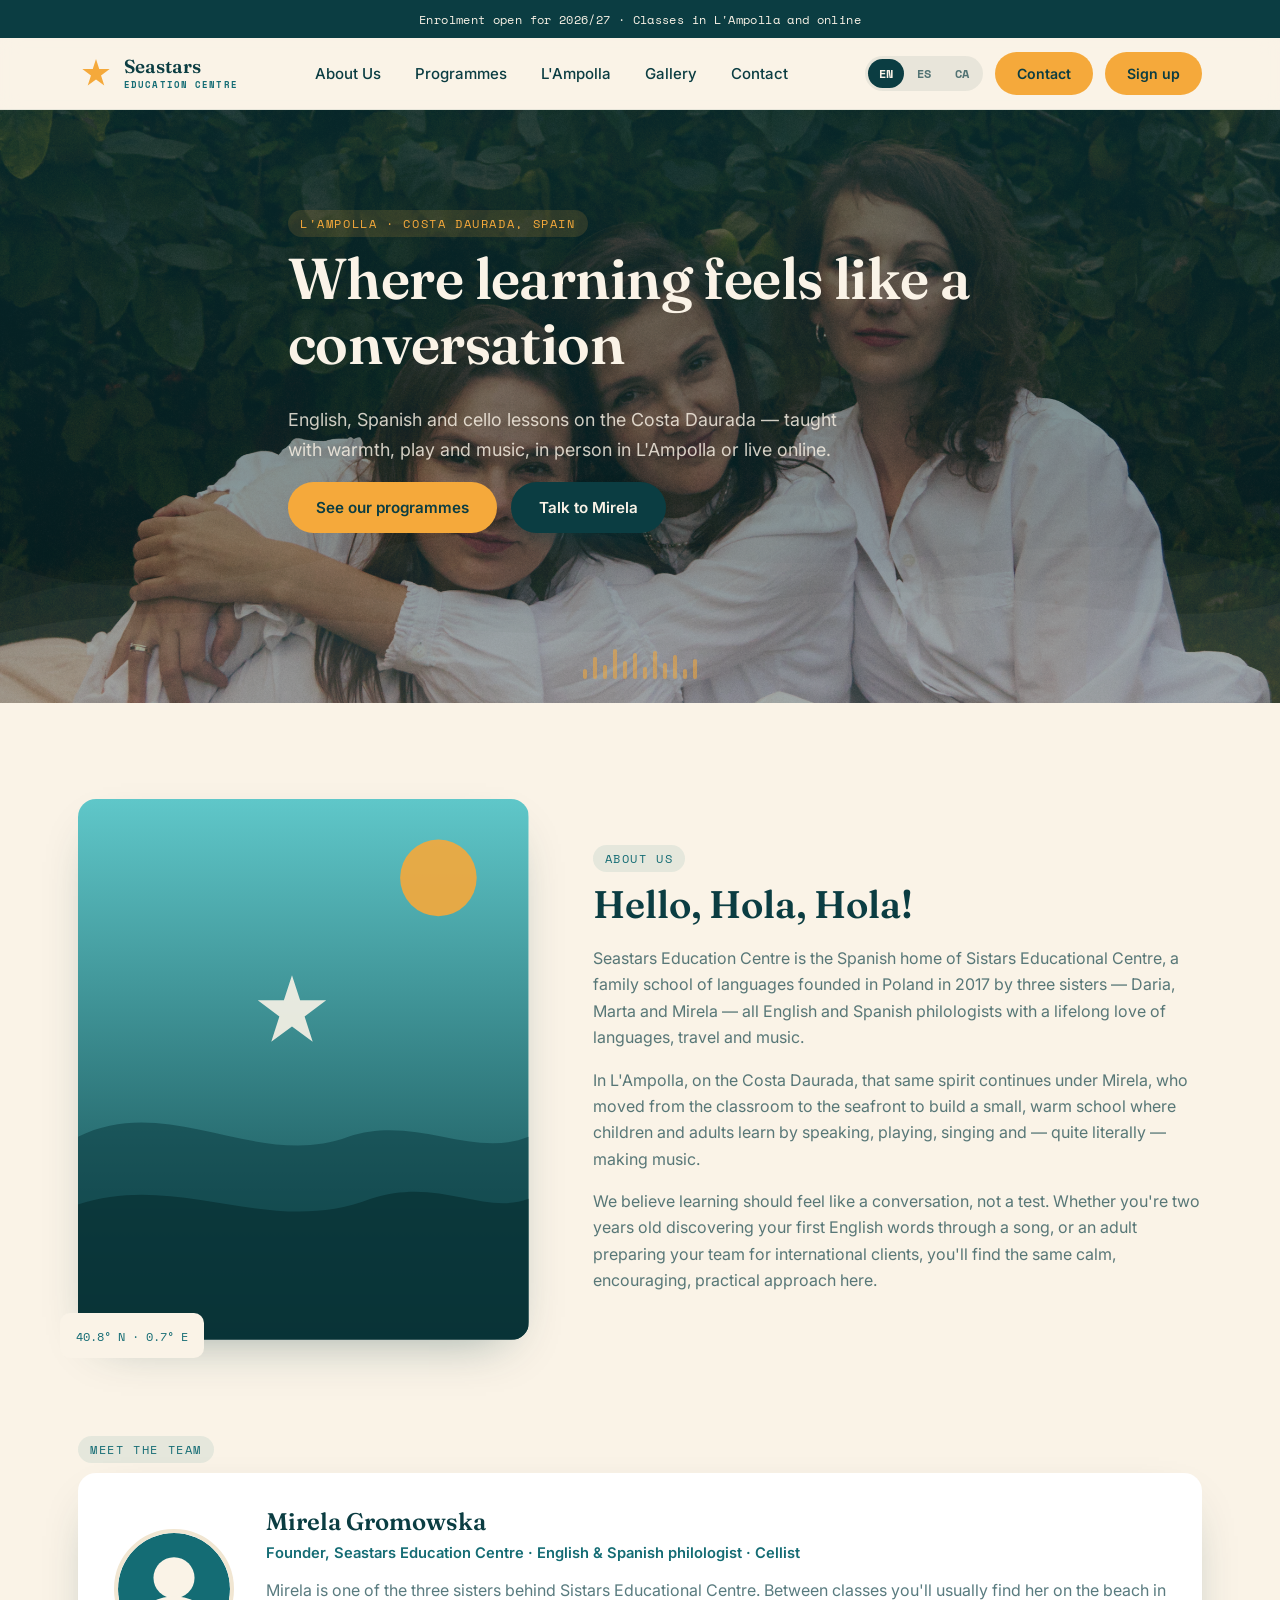
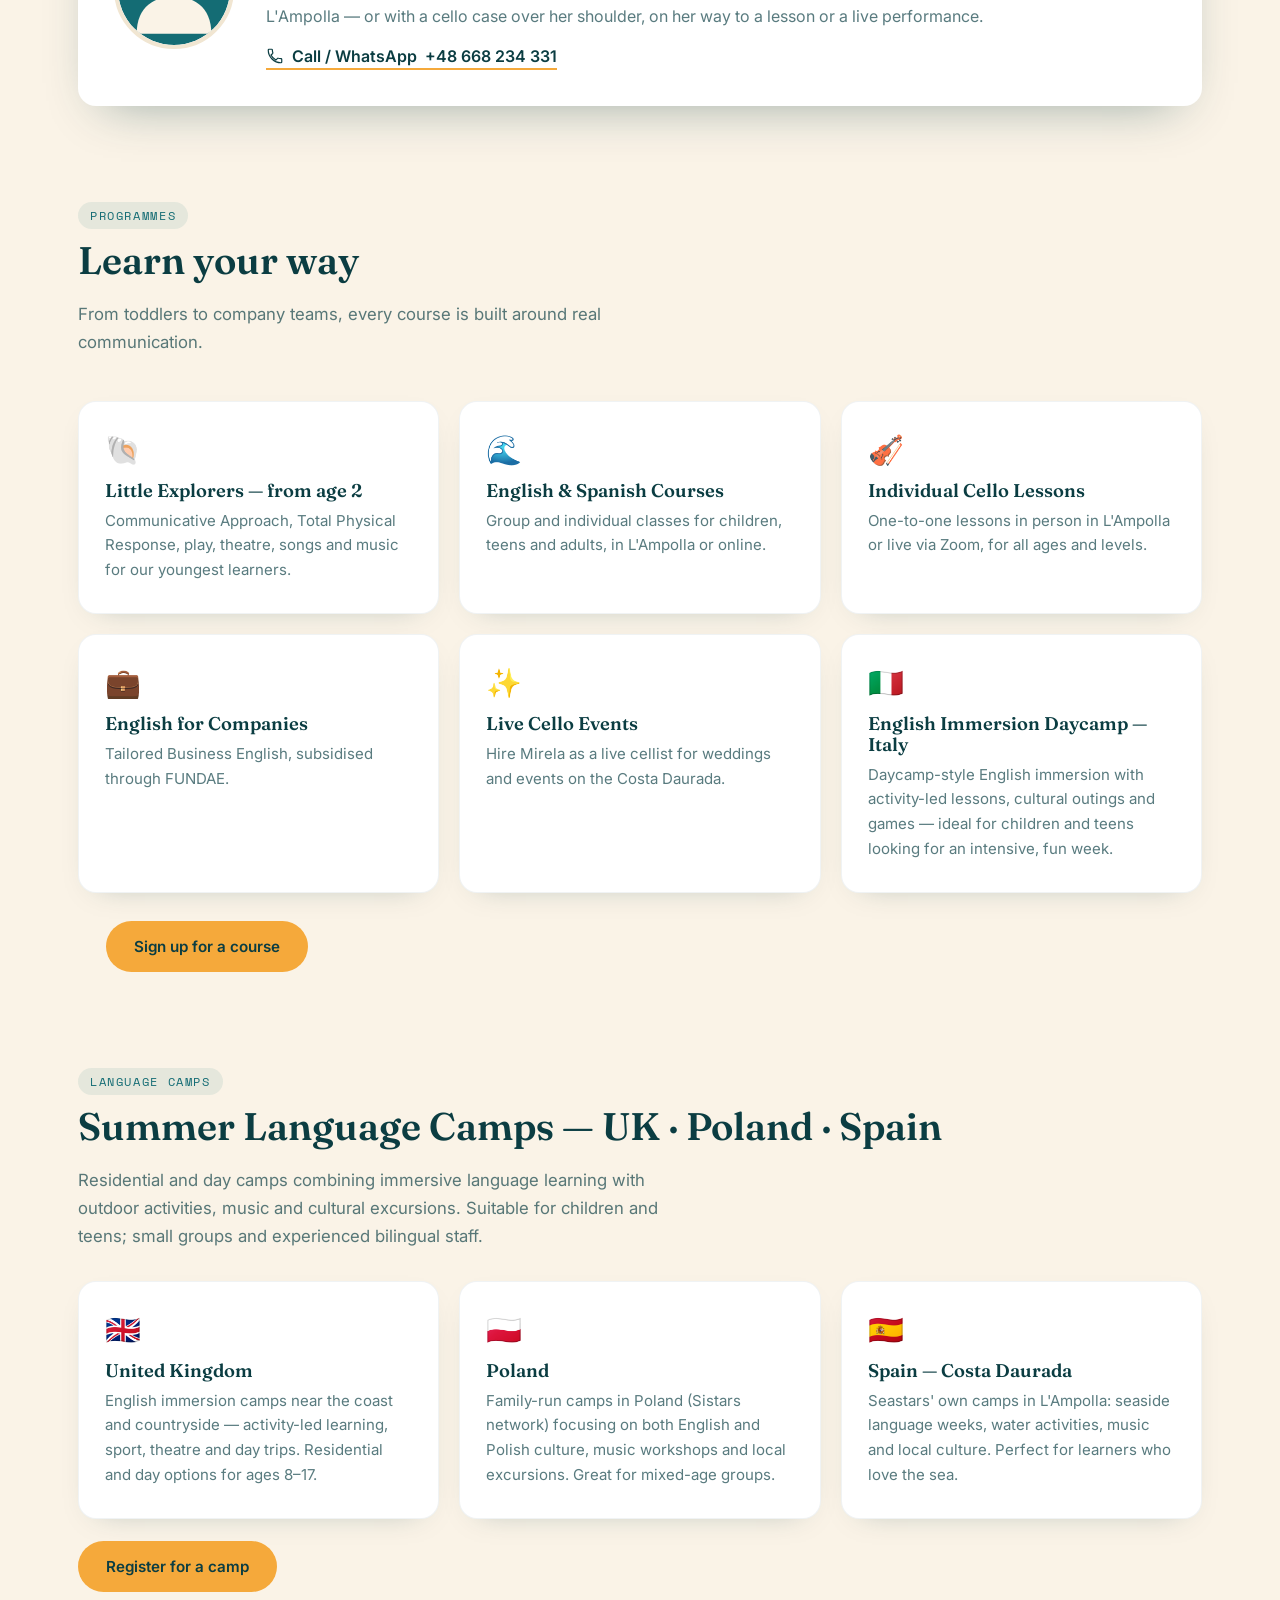
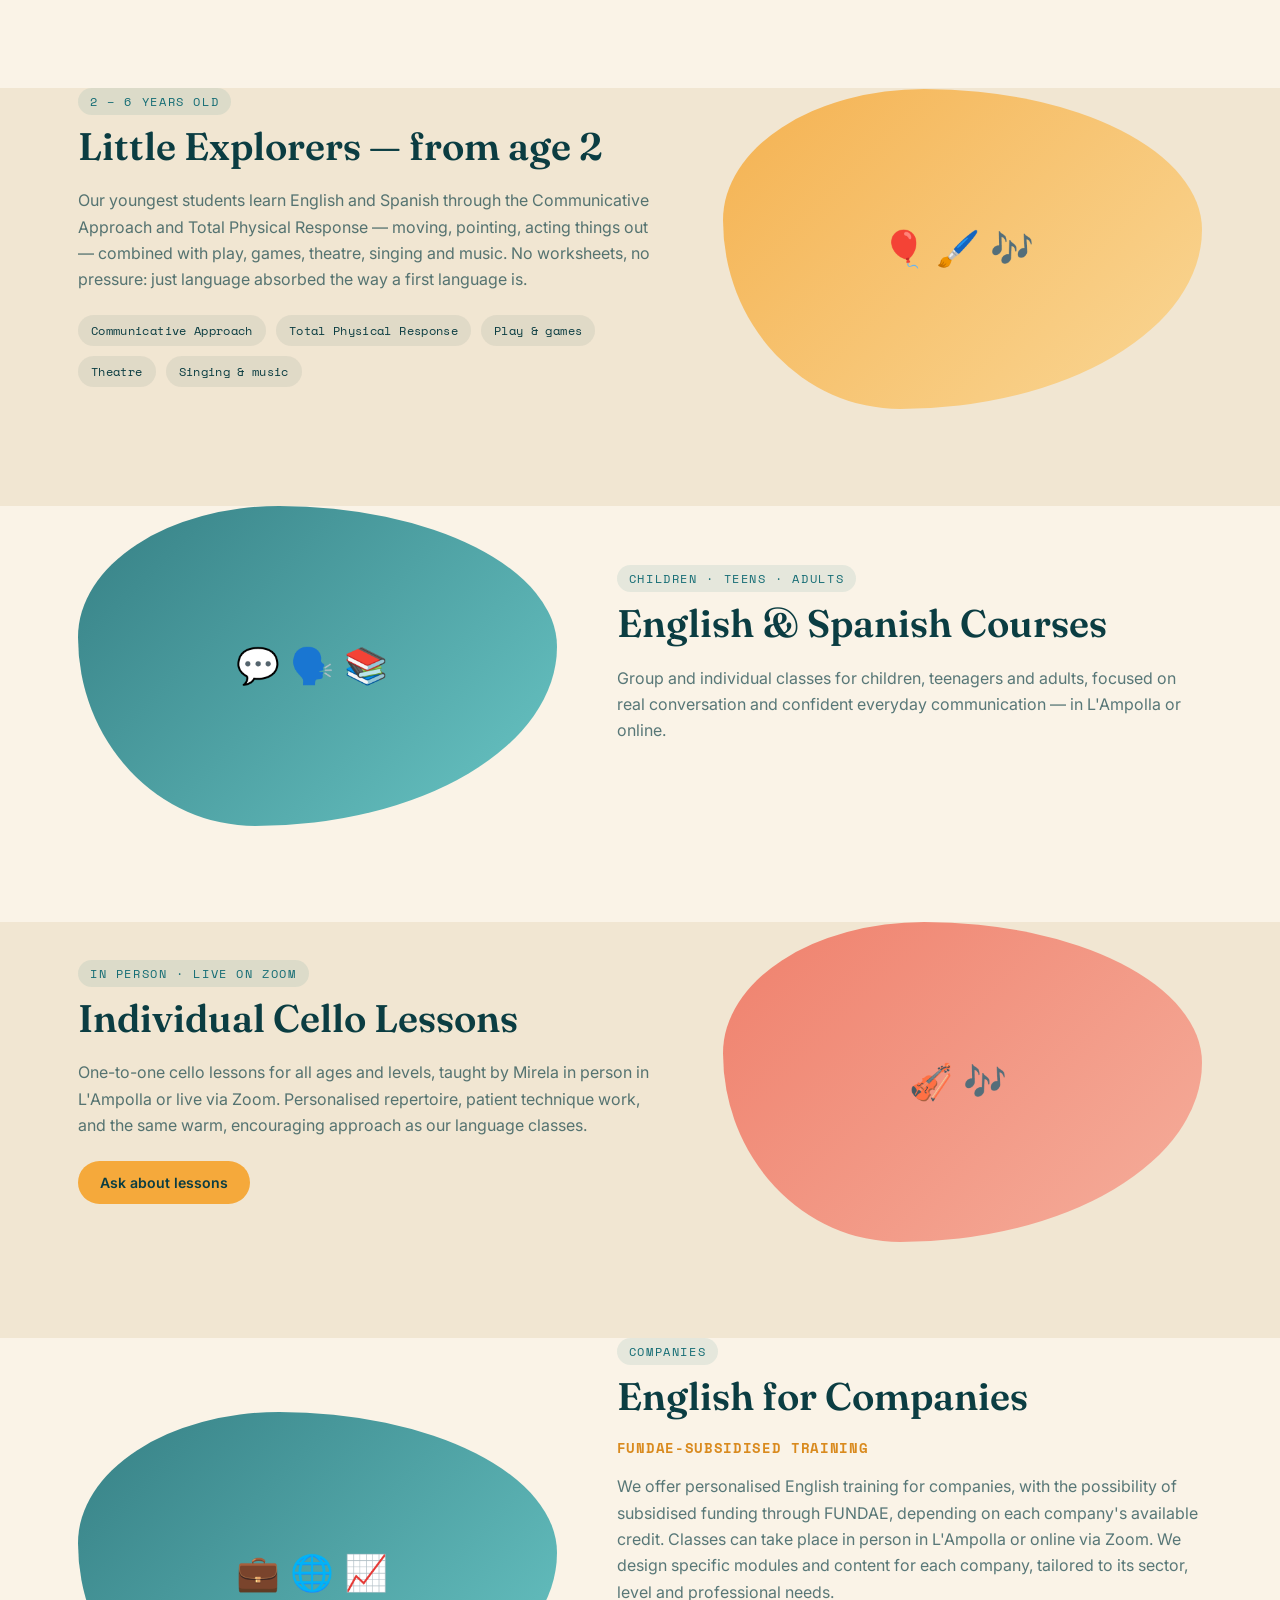
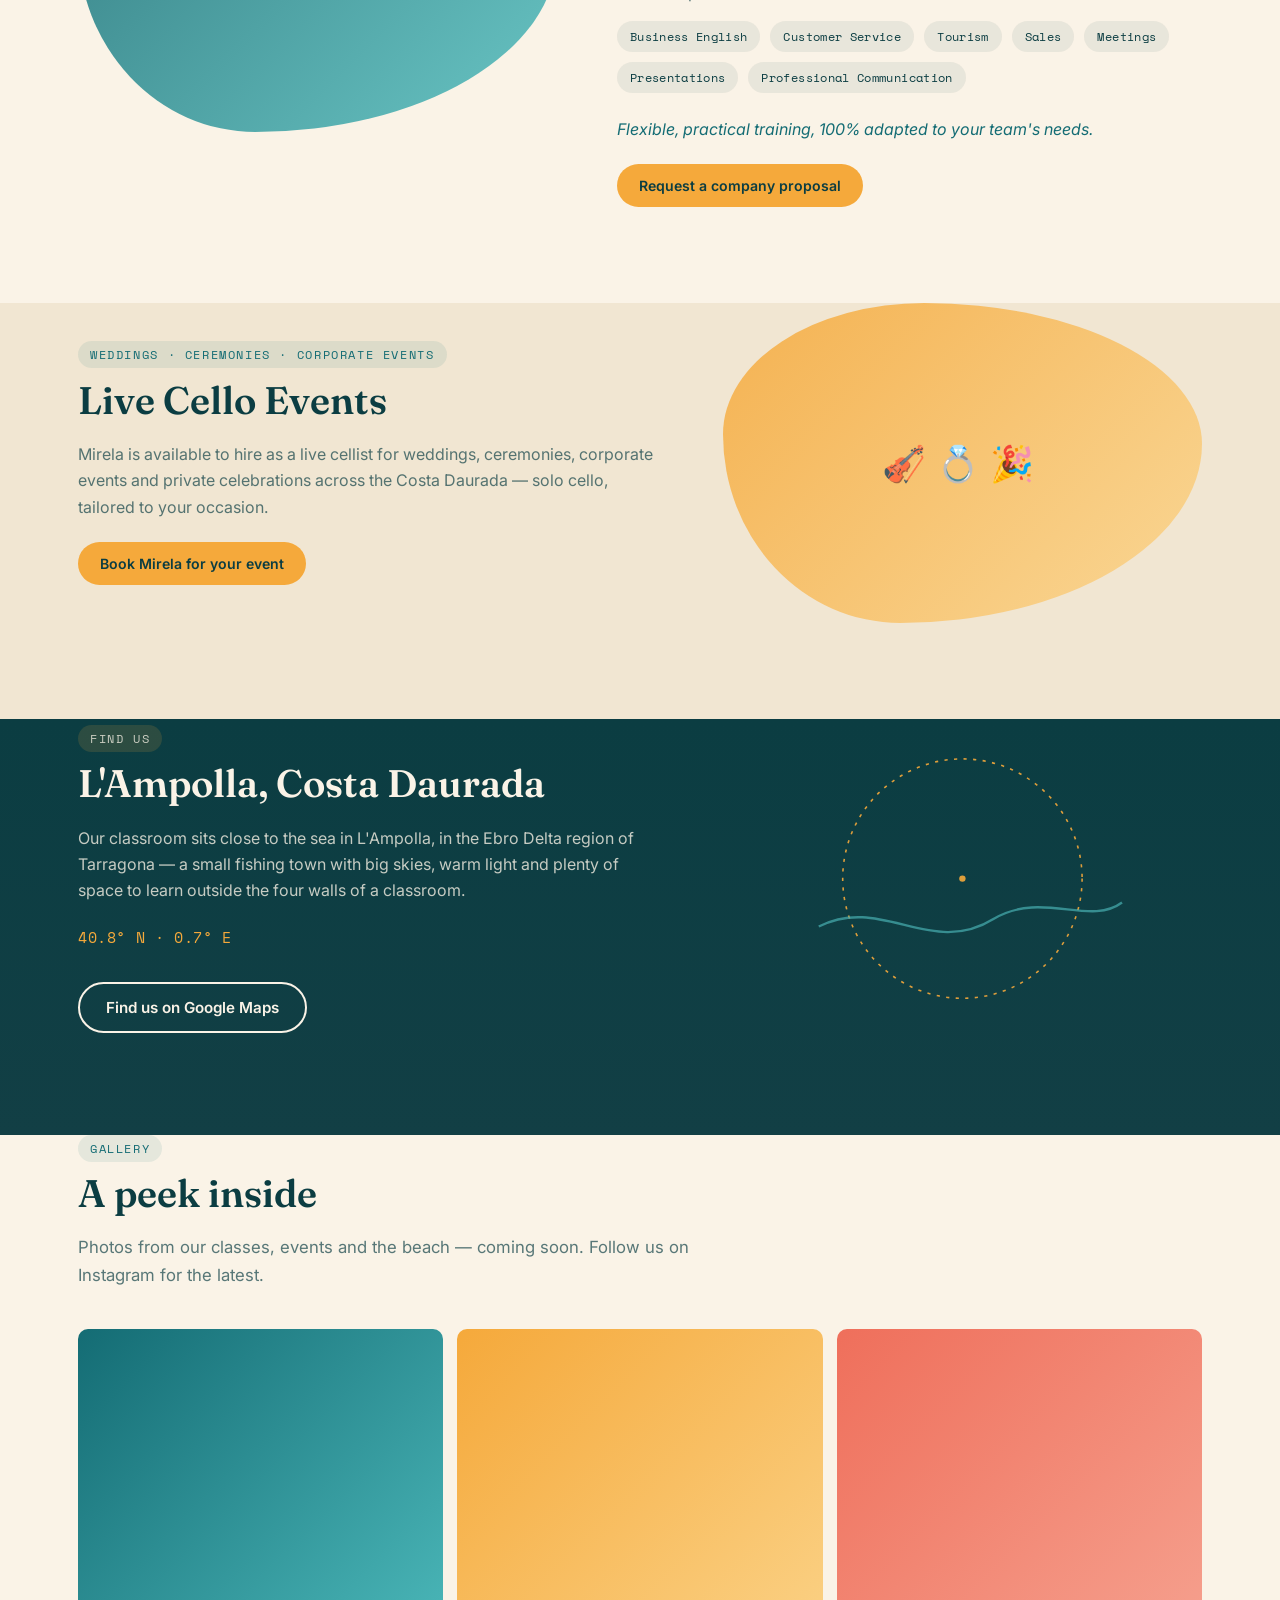
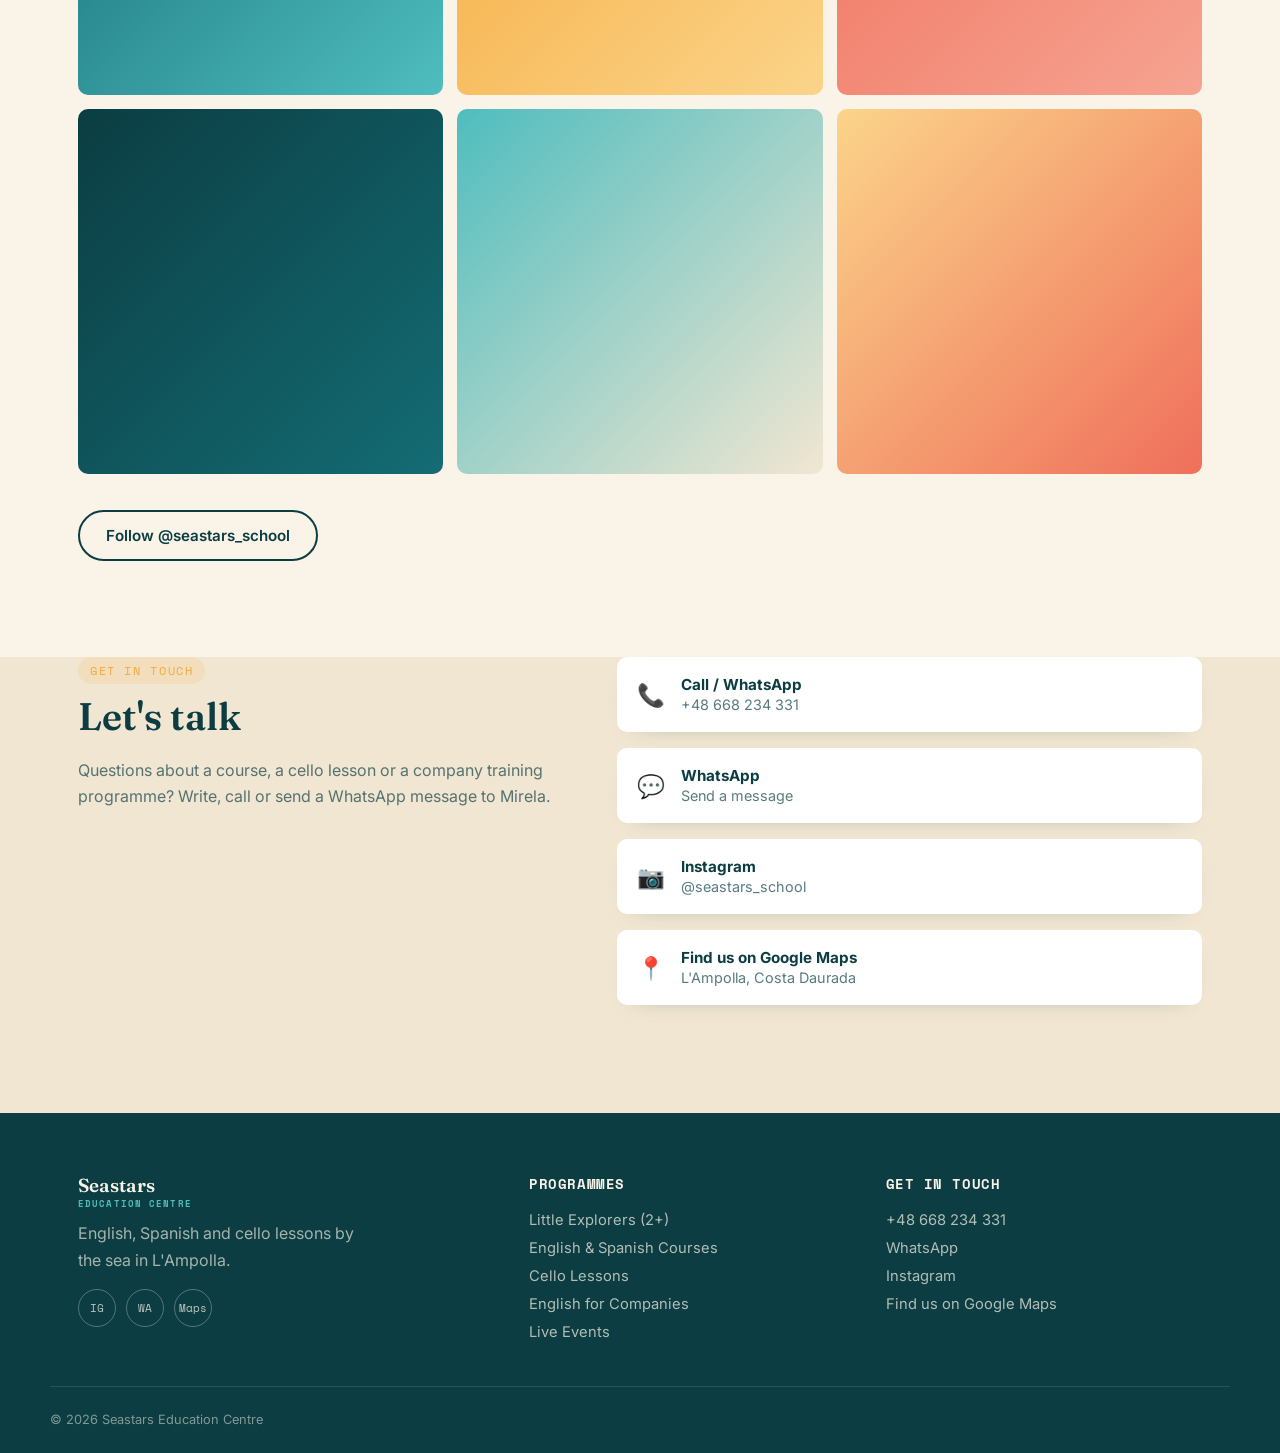
<file: index.html>
<!DOCTYPE html>
<html lang="es">
<head>
<meta charset="UTF-8">
<meta name="viewport" content="width=device-width, initial-scale=1.0">
<title>Seastars Education Centre — L'Ampolla</title>
<meta name="description" content="Seastars Education Centre — inglés, español y clases de violonchelo en L'Ampolla, Costa Daurada. English, Spanish and cello lessons by the sea.">

<link rel="icon" href="data:image/svg+xml,%3Csvg xmlns='http://www.w3.org/2000/svg' viewBox='0 0 100 100'%3E%3Crect width='100' height='100' rx='24' fill='%230B3D42'/%3E%3Cpath d='M50 18 L58 40 L82 40 L62 54 L70 78 L50 63 L30 78 L38 54 L18 40 L42 40 Z' fill='%23F5A93B'/%3E%3C/svg%3E">

<link rel="preconnect" href="https://fonts.googleapis.com">
<link rel="preconnect" href="https://fonts.gstatic.com" crossorigin>
<link href="https://fonts.googleapis.com/css2?family=Fraunces:ital,opsz,wght@0,9..144,400;0,9..144,500;0,9..144,600;1,9..144,500&family=Inter:wght@400;500;600;700&family=Space+Mono:wght@400;700&display=swap" rel="stylesheet">

<link rel="stylesheet" href="css/styles.css">
</head>
<body>

<a class="skip-link" href="#main">Skip to content</a>

<!-- ANNOUNCEMENT BAR -->
<div class="announce">
  <p data-i18n="announce.text">Matrícula abierta 2026/27 · Clases en L'Ampolla y online</p>
</div>

<!-- HEADER -->
<header class="site-header" id="site-header">
  <div class="wrap header-inner">
    <a href="#top" class="logo" aria-label="Seastars Education Centre — home">
      <svg class="logo-mark" viewBox="0 0 100 100" width="36" height="36" aria-hidden="true">
        <path d="M50 8 L59 36 L88 36 L64 54 L73 82 L50 65 L27 82 L36 54 L12 36 L41 36 Z"/>
      </svg>
      <span class="logo-word">Seastars<em>Education&nbsp;Centre</em></span>
    </a>

    <nav class="main-nav" id="main-nav" aria-label="Primary">
      <ul>
        <li><a href="#about" data-i18n="nav.about">About Us</a></li>
        <li class="has-dropdown">
          <a href="#offer" data-i18n="nav.offer">Programmes</a>
          <ul class="dropdown">
            <li><a href="#kids" data-i18n="nav.kids">Little Explorers (2+)</a></li>
            <li><a href="#general" data-i18n="nav.general">English &amp; Spanish Courses</a></li>
            <li><a href="#cello" data-i18n="nav.cello">Cello Lessons</a></li>
            <li><a href="#business" data-i18n="nav.business">English for Companies</a></li>
            <li><a href="#events" data-i18n="nav.events">Live Events</a></li>
          </ul>
        </li>
        <li><a href="#location" data-i18n="nav.location">L'Ampolla</a></li>
        <li><a href="#gallery" data-i18n="nav.gallery">Gallery</a></li>
        <li><a href="#contact" data-i18n="nav.contact">Contact</a></li>
      </ul>
    </nav>

    <div class="header-actions">
      <div class="lang-switch" role="group" aria-label="Language">
        <button type="button" class="lang-btn" data-lang="en">EN</button>
        <button type="button" class="lang-btn" data-lang="es">ES</button>
        <button type="button" class="lang-btn" data-lang="ca">CA</button>
      </div>
      <a class="btn btn-small btn-primary" href="#contact" data-i18n="nav.cta">Contact</a>
      <a class="btn btn-small btn-primary" href="https://docs.google.com/forms/d/e/1FAIpQLSevia2BLMErSLczz5gd5hfnEyqFBRcEj_v--RxERh5KGYDatg/viewform" target="_blank" rel="noopener" data-i18n="nav.signup">Sign up</a>
      <button class="nav-toggle" id="nav-toggle" aria-expanded="false" aria-controls="main-nav" aria-label="Toggle menu">
        <span></span><span></span><span></span>
      </button>
    </div>
  </div>
</header>

<main id="main">

  <!-- HERO -->
  <section class="hero" id="top">
    <div class="hero-sea" aria-hidden="true">
      <svg class="hero-wave hero-wave-1" viewBox="0 0 1440 220" preserveAspectRatio="none"><path d="M0,80 C 240,160 480,0 720,60 C 960,120 1200,20 1440,90 L1440,220 L0,220 Z"></path></svg>
      <svg class="hero-wave hero-wave-2" viewBox="0 0 1440 220" preserveAspectRatio="none"><path d="M0,120 C 260,40 500,180 760,110 C 1000,50 1220,140 1440,70 L1440,220 L0,220 Z"></path></svg>
      <svg class="hero-wave hero-wave-3" viewBox="0 0 1440 220" preserveAspectRatio="none"><path d="M0,150 C 300,90 560,190 800,130 C 1040,70 1260,160 1440,120 L1440,220 L0,220 Z"></path></svg>
    </div>

    <div class="wrap hero-inner">
      <p class="eyebrow eyebrow-light" data-i18n="hero.eyebrow">L'Ampolla · Costa Daurada, Spain</p>
      <h1 data-i18n="hero.title">Where learning feels like a conversation</h1>
      <p class="hero-sub" data-i18n="hero.subtitle">English, Spanish and cello lessons on the Costa Daurada — taught with warmth, play and music, in person in L'Ampolla or live online.</p>
      <div class="hero-cta">
        <a href="#offer" class="btn btn-primary" data-i18n="hero.cta1">See our programmes</a>
        <a href="#contact" class="btn btn-ghost btn-hero" data-i18n="hero.cta2">Talk to Mirela</a>
      </div>
    </div>

    <div class="soundwave" aria-hidden="true">
      <span></span><span></span><span></span><span></span><span></span><span></span><span></span><span></span><span></span><span></span><span></span><span></span>
    </div>
  </section>

  <!-- ABOUT -->
  <section class="section about" id="about">
    <div class="wrap about-grid">
      <div class="about-visual" aria-hidden="true">
        <div class="about-photo">
          <svg viewBox="0 0 400 480" width="100%" height="100%" preserveAspectRatio="xMidYMid slice">
            <defs>
              <linearGradient id="seaGrad" x1="0" y1="0" x2="0" y2="1">
                <stop offset="0" stop-color="#5FC7C9"/>
                <stop offset="1" stop-color="#0B3D42"/>
              </linearGradient>
            </defs>
            <rect width="400" height="480" fill="url(#seaGrad)"/>
            <circle cx="320" cy="70" r="34" fill="#F5A93B" opacity="0.9"/>
            <path d="M0 300 C 80 260 160 330 240 300 C 300 280 350 320 400 300 L400 480 L0 480 Z" fill="#0B3D42" opacity="0.55"/>
            <path d="M0 360 C 90 330 170 390 260 355 C 320 335 360 370 400 355 L400 480 L0 480 Z" fill="#083033" opacity="0.7"/>
            <g transform="translate(150,150)" fill="#FAF3E7" opacity="0.9">
              <path d="M50 8 L59 36 L88 36 L64 54 L73 82 L50 65 L27 82 L36 54 L12 36 L41 36 Z" transform="scale(0.8)"/>
            </g>
          </svg>
        </div>
        <div class="about-badge">
          <span class="badge-coords" data-i18n="location.coords">40.8° N · 0.7° E</span>
        </div>
      </div>

      <div class="about-copy">
        <p class="eyebrow" data-i18n="about.eyebrow">About us</p>
        <h2 data-i18n="about.title">Hello, Hola, Hola!</h2>
        <p data-i18n="about.text1">Seastars Education Centre is the Spanish home of Sistars Educational Centre, a family school of languages founded in Poland in 2017 by three sisters — Daria, Marta and Mirela — all English and Spanish philologists with a lifelong love of languages, travel and music.</p>
        <p data-i18n="about.text2">In L'Ampolla, on the Costa Daurada, that same spirit continues under Mirela, who moved from the classroom to the seafront to build a small, warm school where children and adults learn by speaking, playing, singing and — quite literally — making music.</p>
        <p data-i18n="about.text3">We believe learning should feel like a conversation, not a test. Whether you're two years old discovering your first English words through a song, or an adult preparing your team for international clients, you'll find the same calm, encouraging, practical approach here.</p>
      </div>
    </div>
  </section>

  <!-- TEAM -->
  <section class="section team" id="team">
    <div class="wrap">
      <p class="eyebrow" data-i18n="team.eyebrow">Meet the team</p>
      <div class="team-card">
        <div class="team-avatar" aria-hidden="true">
          <svg viewBox="0 0 120 120" width="100%" height="100%">
            <circle cx="60" cy="60" r="60" fill="#146C74"/>
            <circle cx="60" cy="48" r="22" fill="#FAF3E7"/>
            <path d="M20 108 C 20 78 40 68 60 68 C 80 68 100 78 100 108 Z" fill="#FAF3E7"/>
          </svg>
        </div>
        <div class="team-info">
          <h3>Mirela Gromowska</h3>
          <p class="team-role" data-i18n="team.role">Founder, Seastars Education Centre · English &amp; Spanish philologist · Cellist</p>
          <p data-i18n="team.bio">Mirela is one of the three sisters behind Sistars Educational Centre. Between classes you'll usually find her on the beach in L'Ampolla — or with a cello case over her shoulder, on her way to a lesson or a live performance.</p>
          <a class="team-phone" href="tel:+48668234331">
            <svg width="18" height="18" viewBox="0 0 24 24" fill="none" aria-hidden="true"><path d="M6.6 10.8c1.4 2.8 3.8 5.1 6.6 6.6l2.2-2.2c.3-.3.7-.4 1-.2 1.1.4 2.3.6 3.6.6.6 0 1 .4 1 1V20c0 .6-.4 1-1 1C10.7 21 3 13.3 3 4c0-.6.4-1 1-1h3.5c.6 0 1 .4 1 1 0 1.3.2 2.5.6 3.6.1.4 0 .8-.2 1L6.6 10.8z" stroke="currentColor" stroke-width="1.6"/></svg>
            <span data-i18n="team.phoneLabel">Call / WhatsApp</span> +48 668 234 331
          </a>
        </div>
      </div>
    </div>
  </section>

  <!-- OFFER -->
  <section class="section offer" id="offer">
    <div class="wrap">
      <p class="eyebrow" data-i18n="offer.eyebrow">Programmes</p>
      <h2 data-i18n="offer.title">Learn your way</h2>
      <p class="section-sub" data-i18n="offer.subtitle">From toddlers to company teams, every course is built around real communication.</p>

      <div class="offer-grid">
        <a class="offer-card" href="#kids">
          <span class="offer-icon" aria-hidden="true">🐚</span>
          <h3 data-i18n="kids.title">Little Explorers — from age 2</h3>
          <p data-i18n="kids.cardText">Communicative Approach, Total Physical Response, play, theatre, songs and music for our youngest learners.</p>
        </a>
        <a class="offer-card" href="#general">
          <span class="offer-icon" aria-hidden="true">🌊</span>
          <h3 data-i18n="general.title">English &amp; Spanish Courses</h3>
          <p data-i18n="general.cardText">Group and individual classes for children, teens and adults, in L'Ampolla or online.</p>
        </a>
        <a class="offer-card" href="#cello">
          <span class="offer-icon" aria-hidden="true">🎻</span>
          <h3 data-i18n="cello.title">Individual Cello Lessons</h3>
          <p data-i18n="cello.cardText">One-to-one lessons in person in L'Ampolla or live via Zoom, for all ages and levels.</p>
        </a>
        <a class="offer-card" href="#business">
          <span class="offer-icon" aria-hidden="true">💼</span>
          <h3 data-i18n="business.title">English for Companies</h3>
          <p data-i18n="business.cardTextShort">Tailored Business English, subsidised through FUNDAE.</p>
        </a>
        <a class="offer-card" href="#events">
          <span class="offer-icon" aria-hidden="true">✨</span>
          <h3 data-i18n="events.title">Live Cello Events</h3>
          <p data-i18n="events.cardText">Hire Mirela as a live cellist for weddings and events on the Costa Daurada.</p>
        </a>
        <a class="offer-card" href="#italy-daycamp">
          <span class="offer-icon" aria-hidden="true">🇮🇹</span>
          <h3 data-i18n="offer.italy.title">English Immersion Daycamp — Italy</h3>
          <p data-i18n="offer.italy.cardText">Daycamp-style English immersion with activity-led lessons, cultural outings and games — ideal for children and teens looking for an intensive, fun week.</p>
        </a>
      </div>
      <div class="wrap" style="margin-top:28px">
        <div class="hero-cta">
          <a class="btn btn-primary" href="https://docs.google.com/forms/d/e/1FAIpQLSevia2BLMErSLczz5gd5hfnEyqFBRcEj_v--RxERh5KGYDatg/viewform" target="_blank" rel="noopener">Sign up for a course</a>
        </div>
      </div>
    </div>
  </section>

  <!-- LANGUAGE CAMPS -->
  <section class="section camps" id="camps">
    <div class="wrap">
      <p class="eyebrow">Language Camps</p>
      <h2>Summer Language Camps — UK · Poland · Spain</h2>
      <p class="section-sub">Residential and day camps combining immersive language learning with outdoor activities, music and cultural excursions. Suitable for children and teens; small groups and experienced bilingual staff.</p>

      <div class="offer-grid" style="margin-top:30px">
        <div class="offer-card">
          <span class="offer-icon" aria-hidden="true">🇬🇧</span>
          <h3>United Kingdom</h3>
          <p>English immersion camps near the coast and countryside — activity-led learning, sport, theatre and day trips. Residential and day options for ages 8–17.</p>
        </div>

        <div class="offer-card">
          <span class="offer-icon" aria-hidden="true">🇵🇱</span>
          <h3>Poland</h3>
          <p>Family-run camps in Poland (Sistars network) focusing on both English and Polish culture, music workshops and local excursions. Great for mixed-age groups.</p>
        </div>

        <div class="offer-card">
          <span class="offer-icon" aria-hidden="true">🇪🇸</span>
          <h3>Spain — Costa Daurada</h3>
          <p>Seastars' own camps in L'Ampolla: seaside language weeks, water activities, music and local culture. Perfect for learners who love the sea.</p>
        </div>
      </div>

      <div class="hero-cta" style="margin-top:22px">
        <a class="btn btn-primary" href="https://docs.google.com/forms/d/e/1FAIpQLSevia2BLMErSLczz5gd5hfnEyqFBRcEj_v--RxERh5KGYDatg/viewform" target="_blank" rel="noopener">Register for a camp</a>
      </div>
    </div>
  </section>

  <!-- KIDS DETAIL -->
  <section class="section detail detail-alt" id="kids">
    <div class="wrap detail-grid">
      <div class="detail-copy">
        <p class="eyebrow" data-i18n="kids.eyebrow">2 – 6 years old</p>
        <h2 data-i18n="kids.title">Little Explorers — from age 2</h2>
        <p data-i18n="kids.text">Our youngest students learn English and Spanish through the Communicative Approach and Total Physical Response — moving, pointing, acting things out — combined with play, games, theatre, singing and music. No worksheets, no pressure: just language absorbed the way a first language is.</p>
        <ul class="tag-list">
          <li data-i18n="kids.tag1">Communicative Approach</li>
          <li data-i18n="kids.tag2">Total Physical Response</li>
          <li data-i18n="kids.tag3">Play &amp; games</li>
          <li data-i18n="kids.tag4">Theatre</li>
          <li data-i18n="kids.tag5">Singing &amp; music</li>
        </ul>
      </div>
      <div class="detail-visual" aria-hidden="true">
        <div class="blob blob-gold"></div>
        <span class="detail-emoji">🎈🖌️🎶</span>
      </div>
    </div>
  </section>

  <!-- GENERAL COURSES DETAIL -->
  <section class="section detail" id="general">
    <div class="wrap detail-grid detail-grid-rev">
      <div class="detail-visual" aria-hidden="true">
        <div class="blob blob-teal"></div>
        <span class="detail-emoji">💬🗣️📚</span>
      </div>
      <div class="detail-copy">
        <p class="eyebrow" data-i18n="general.eyebrow">Children · Teens · Adults</p>
        <h2 data-i18n="general.title">English &amp; Spanish Courses</h2>
        <p data-i18n="general.text">Group and individual classes for children, teenagers and adults, focused on real conversation and confident everyday communication — in L'Ampolla or online.</p>
      </div>
    </div>
  </section>

  <!-- CELLO DETAIL -->
  <section class="section detail detail-alt" id="cello">
    <div class="wrap detail-grid">
      <div class="detail-copy">
        <p class="eyebrow" data-i18n="cello.eyebrow">In person · Live on Zoom</p>
        <h2 data-i18n="cello.title">Individual Cello Lessons</h2>
        <p data-i18n="cello.text">One-to-one cello lessons for all ages and levels, taught by Mirela in person in L'Ampolla or live via Zoom. Personalised repertoire, patient technique work, and the same warm, encouraging approach as our language classes.</p>
        <a class="btn btn-primary btn-small" href="#contact" data-i18n="cello.cta">Ask about lessons</a>
      </div>
      <div class="detail-visual" aria-hidden="true">
        <div class="blob blob-coral"></div>
        <span class="detail-emoji">🎻🎶</span>
      </div>
    </div>
  </section>

  <!-- BUSINESS DETAIL -->
  <section class="section detail business-detail" id="business">
    <div class="wrap detail-grid detail-grid-rev">
      <div class="detail-visual" aria-hidden="true">
        <div class="blob blob-teal"></div>
        <span class="detail-emoji">💼🌐📈</span>
      </div>
      <div class="detail-copy">
        <p class="eyebrow" data-i18n="business.eyebrow">Companies</p>
        <h2 data-i18n="business.title">English for Companies</h2>
        <p class="business-subtitle" data-i18n="business.subtitle">FUNDAE-subsidised training</p>
        <p data-i18n="business.text">We offer personalised English training for companies, with the possibility of subsidised funding through FUNDAE, depending on each company's available credit. Classes can take place in person in L'Ampolla or online via Zoom. We design specific modules and content for each company, tailored to its sector, level and professional needs.</p>
        <ul class="tag-list">
          <li data-i18n="business.tag1">Business English</li>
          <li data-i18n="business.tag2">Customer Service</li>
          <li data-i18n="business.tag3">Tourism</li>
          <li data-i18n="business.tag4">Sales</li>
          <li data-i18n="business.tag5">Meetings</li>
          <li data-i18n="business.tag6">Presentations</li>
          <li data-i18n="business.tag7">Professional Communication</li>
        </ul>
        <p class="business-footnote" data-i18n="business.footnote">Flexible, practical training, 100% adapted to your team's needs.</p>
        <a class="btn btn-primary btn-small" href="#contact" data-i18n="business.cta">Request a company proposal</a>
      </div>
    </div>
  </section>

  <!-- EVENTS DETAIL -->
  <section class="section detail detail-alt" id="events">
    <div class="wrap detail-grid">
      <div class="detail-copy">
        <p class="eyebrow" data-i18n="events.eyebrow">Weddings · Ceremonies · Corporate events</p>
        <h2 data-i18n="events.title">Live Cello Events</h2>
        <p data-i18n="events.text">Mirela is available to hire as a live cellist for weddings, ceremonies, corporate events and private celebrations across the Costa Daurada — solo cello, tailored to your occasion.</p>
        <a class="btn btn-primary btn-small" href="#contact" data-i18n="events.cta">Book Mirela for your event</a>
      </div>
      <div class="detail-visual" aria-hidden="true">
        <div class="blob blob-gold"></div>
        <span class="detail-emoji">🎻💍🎉</span>
      </div>
    </div>
  </section>

  <!-- LOCATION -->
  <section class="section location" id="location">
    <div class="wrap location-grid">
      <div class="location-copy">
        <p class="eyebrow eyebrow-light" data-i18n="location.eyebrow">Find us</p>
        <h2 data-i18n="location.title">L'Ampolla, Costa Daurada</h2>
        <p data-i18n="location.text">Our classroom sits close to the sea in L'Ampolla, in the Ebro Delta region of Tarragona — a small fishing town with big skies, warm light and plenty of space to learn outside the four walls of a classroom.</p>
        <span class="coords" data-i18n="location.coords">40.8° N · 0.7° E</span>
        <div class="hero-cta">
          <a class="btn btn-ghost btn-light" href="https://share.google/q6pRqTPEr56QYsJ8X" target="_blank" rel="noopener" data-i18n="location.mapLabel">Find us on Google Maps</a>
        </div>
      </div>
      <div class="location-visual" aria-hidden="true">
        <svg class="wave-loop" viewBox="0 0 600 400" width="100%" height="100%" preserveAspectRatio="xMidYMid meet">
          <circle cx="300" cy="200" r="150" fill="none" stroke="#F5A93B" stroke-width="2" stroke-dasharray="4 8"/>
          <circle cx="300" cy="200" r="4" fill="#F5A93B"/>
          <path d="M120 260 C 200 220 260 300 340 250 C 400 215 460 260 500 230" stroke="#4FBDBE" stroke-width="3" fill="none" opacity="0.7"/>
        </svg>
      </div>
    </div>
  </section>

  <!-- GALLERY -->
  <section class="section gallery" id="gallery">
    <div class="wrap">
      <p class="eyebrow" data-i18n="gallery.eyebrow">Gallery</p>
      <h2 data-i18n="gallery.title">A peek inside</h2>
      <p class="section-sub" data-i18n="gallery.text">Photos from our classes, events and the beach — coming soon. Follow us on Instagram for the latest.</p>
      <div class="gallery-grid" aria-hidden="true">
        <div class="gallery-tile gt-1"></div>
        <div class="gallery-tile gt-2"></div>
        <div class="gallery-tile gt-3"></div>
        <div class="gallery-tile gt-4"></div>
        <div class="gallery-tile gt-5"></div>
        <div class="gallery-tile gt-6"></div>
      </div>
      <a class="btn btn-ghost" href="https://www.instagram.com/seastars_school" target="_blank" rel="noopener" data-i18n="gallery.igLabel">Follow @seastars_school</a>
    </div>
  </section>

  <!-- CONTACT -->
  <section class="section contact" id="contact">
    <div class="wrap contact-grid">
      <div>
        <p class="eyebrow eyebrow-light" data-i18n="contact.eyebrow">Get in touch</p>
        <h2 data-i18n="contact.title">Let's talk</h2>
        <p data-i18n="contact.text">Questions about a course, a cello lesson or a company training programme? Write, call or send a WhatsApp message to Mirela.</p>
      </div>

      <div class="contact-card">
        <a class="contact-row" href="tel:+48668234331">
          <span class="contact-icon" aria-hidden="true">📞</span>
          <span>
            <strong data-i18n="contact.phoneLabel">Call / WhatsApp</strong>
            <span>+48 668 234 331</span>
          </span>
        </a>
        <a class="contact-row" href="https://wa.me/48668234331" target="_blank" rel="noopener">
          <span class="contact-icon" aria-hidden="true">💬</span>
          <span>
            <strong>WhatsApp</strong>
            <span data-i18n="contact.waLabel">Send a message</span>
          </span>
        </a>
        <a class="contact-row" href="https://www.instagram.com/seastars_school" target="_blank" rel="noopener">
          <span class="contact-icon" aria-hidden="true">📷</span>
          <span>
            <strong>Instagram</strong>
            <span>@seastars_school</span>
          </span>
        </a>
        <a class="contact-row" href="https://share.google/q6pRqTPEr56QYsJ8X" target="_blank" rel="noopener">
          <span class="contact-icon" aria-hidden="true">📍</span>
          <span>
            <strong data-i18n="contact.mapLabel">Find us on Google Maps</strong>
            <span data-i18n="location.title">L'Ampolla, Costa Daurada</span>
          </span>
        </a>
      </div>
    </div>
  </section>

</main>

<!-- FOOTER -->
<footer class="site-footer">
  <div class="wrap footer-inner">
    <div class="footer-brand">
      <span class="logo-word">Seastars<em>Education&nbsp;Centre</em></span>
      <p data-i18n="footer.tagline">English, Spanish and cello lessons by the sea in L'Ampolla.</p>
      <div class="footer-social">
        <a href="https://www.instagram.com/seastars_school" target="_blank" rel="noopener" aria-label="Instagram">IG</a>
        <a href="https://wa.me/48668234331" target="_blank" rel="noopener" aria-label="WhatsApp">WA</a>
        <a href="https://share.google/q6pRqTPEr56QYsJ8X" target="_blank" rel="noopener" aria-label="Google Maps">Maps</a>
      </div>
    </div>

    <div class="footer-links">
      <h4 data-i18n="nav.offer">Programmes</h4>
      <a href="#kids" data-i18n="nav.kids">Little Explorers (2+)</a>
      <a href="#general" data-i18n="nav.general">English &amp; Spanish Courses</a>
      <a href="#cello" data-i18n="nav.cello">Cello Lessons</a>
      <a href="#business" data-i18n="nav.business">English for Companies</a>
      <a href="#events" data-i18n="nav.events">Live Events</a>
    </div>

    <div class="footer-links">
      <h4 data-i18n="contact.eyebrow">Get in touch</h4>
      <a href="tel:+48668234331">+48 668 234 331</a>
      <a href="https://wa.me/48668234331" target="_blank" rel="noopener">WhatsApp</a>
      <a href="https://www.instagram.com/seastars_school" target="_blank" rel="noopener">Instagram</a>
      <a href="https://share.google/q6pRqTPEr56QYsJ8X" target="_blank" rel="noopener" data-i18n="contact.mapLabel">Find us on Google Maps</a>
    </div>
  </div>
  <div class="wrap footer-bottom">
    <p data-i18n="footer.rights">© 2026 Seastars Education Centre</p>
  </div>
</footer>

<script src="js/translations.js"></script>
<script src="js/script.js"></script>
</body>
</html>
</file>
<file: css/styles.css>
/* ==========================================================================
   Seastars Education Centre
   Design tokens: deep sea teal + sun gold + coral accent, sandy paper bg.
   Display face: Fraunces (editorial serif, a little wave in its curves).
   Body face: Inter. Utility/mono: Space Mono (used for coordinates/labels).
   ========================================================================== */

:root {
  /* colour */
  --ink:        #0B3D42;   /* deep teal ink — headings, dark sections */
  --sea:        #146C74;   /* primary sea teal */
  --sea-light:  #4FBDBE;   /* aqua */
  --sand:       #FAF3E7;   /* warm sand paper background */
  --sand-deep:  #F1E6D2;   /* slightly deeper sand, for cards */
  --gold:       #F5A93B;   /* sunshine accent — CTAs */
  --gold-deep:  #D98A1E;
  --coral:      #EF6F5B;   /* used sparingly — cello / music highlights */
  --white:      #FFFFFF;
  --ink-soft:   rgba(11,61,66,0.68);

  /* type */
  --font-display: "Fraunces", Georgia, serif;
  --font-body: "Inter", system-ui, -apple-system, sans-serif;
  --font-mono: "Space Mono", monospace;

  /* layout */
  --wrap: 1180px;
  --radius: 18px;
  --radius-sm: 10px;
  --shadow: 0 20px 50px -25px rgba(11,61,66,0.45);
}

/* ---------- reset ---------- */
* { box-sizing: border-box; }
html { scroll-behavior: smooth; }
body {
  margin: 0;
  font-family: var(--font-body);
  color: var(--ink);
  background: var(--sand);
  -webkit-font-smoothing: antialiased;
  overflow-x: hidden;
}
img, svg { display: block; max-width: 100%; }
a { color: inherit; text-decoration: none; }
ul { margin: 0; padding: 0; list-style: none; }
h1, h2, h3, h4 { font-family: var(--font-display); font-weight: 600; margin: 0 0 0.5em; line-height: 1.12; color: var(--ink); }
p { margin: 0 0 1em; line-height: 1.65; color: var(--ink-soft); }
.wrap { max-width: var(--wrap); margin: 0 auto; padding: 0 28px; }

@media (prefers-reduced-motion: reduce) {
  html { scroll-behavior: auto; }
  * { animation-duration: 0.001ms !important; animation-iteration-count: 1 !important; transition-duration: 0.001ms !important; }
}

.skip-link {
  position: absolute; left: -999px; top: 0; z-index: 999;
  background: var(--ink); color: var(--sand); padding: 12px 18px; border-radius: 0 0 8px 0;
}
.skip-link:focus { left: 0; }

:focus-visible { outline: 3px solid var(--gold); outline-offset: 3px; }

/* ---------- type helpers ---------- */
.eyebrow {
  font-family: var(--font-mono);
  font-size: 0.72rem;
  letter-spacing: 0.14em;
  text-transform: uppercase;
  color: var(--sea);
  display: inline-block;
  margin: 0 0 0.9em;
  padding: 4px 12px;
  background: rgba(20,108,116,0.09);
  border-radius: 999px;
}
.eyebrow-light { color: var(--gold); background: rgba(245,169,59,0.14); }
h2 { font-size: clamp(1.8rem, 3vw, 2.6rem); }
.section-sub { max-width: 620px; font-size: 1.05rem; }

/* ---------- buttons ---------- */
.btn {
  display: inline-flex; align-items: center; gap: 8px;
  font-family: var(--font-body); font-weight: 600; font-size: 0.95rem;
  padding: 14px 26px; border-radius: 999px; border: 2px solid transparent;
  cursor: pointer; transition: transform 0.2s ease, box-shadow 0.2s ease, background 0.2s ease, color 0.2s ease;
}
.btn-primary { background: var(--gold); color: var(--ink); }
.btn-primary:hover { background: var(--gold-deep); transform: translateY(-2px); box-shadow: 0 12px 24px -10px rgba(217,138,30,0.6); }
.btn-ghost { border-color: var(--ink); color: var(--ink); background: transparent; }
.btn-ghost:hover { background: var(--ink); color: var(--sand); transform: translateY(-2px); }
.btn-ghost.btn-light { border-color: var(--sand); color: var(--sand); }
.btn-ghost.btn-light:hover { background: var(--sand); color: var(--ink); }
.btn-small { padding: 11px 20px; font-size: 0.88rem; }

/* Specific hero ghost button: make it solid by default and lighter on hover */
.btn-hero {
  background: var(--ink);
  color: var(--sand);
  border-color: transparent;
  box-shadow: 0 12px 24px -10px rgba(11,61,66,0.55);
}
.btn-hero:hover {
  background: rgba(250,243,231,0.12);
  color: var(--gold);
  transform: translateY(-2px);
  box-shadow: 0 12px 30px -12px rgba(11,61,66,0.35);
}

/* ---------- announcement bar ---------- */
.announce {
  background: var(--ink); color: var(--sand);
  text-align: center; font-family: var(--font-mono);
  font-size: 0.76rem; letter-spacing: 0.03em;
  padding: 9px 16px;
}
.announce p { margin: 0; color: var(--sand); }

/* ---------- header ---------- */
.site-header {
  position: sticky; top: 0; z-index: 100;
  background: rgba(250,243,231,0.86);
  backdrop-filter: blur(10px);
  border-bottom: 1px solid rgba(11,61,66,0.08);
}
.header-inner { display: flex; align-items: center; justify-content: space-between; gap: 24px; padding-top: 14px; padding-bottom: 14px; }

.logo { display: flex; align-items: center; gap: 10px; }
.logo-mark path { fill: var(--gold); }
.logo-word { font-family: var(--font-display); font-weight: 600; font-size: 1.18rem; color: var(--ink); line-height: 1; display: flex; flex-direction: column; }
.logo-word em { font-style: normal; font-family: var(--font-mono); font-size: 0.58rem; letter-spacing: 0.12em; text-transform: uppercase; color: var(--sea); margin-top: 3px; }

.main-nav ul { display: flex; align-items: center; gap: 6px; }
.main-nav > ul > li { position: relative; }
.main-nav > ul > li > a {
  display: block; padding: 10px 14px; border-radius: 999px;
  font-size: 0.94rem; font-weight: 500; color: var(--ink);
  transition: background 0.2s ease, color 0.2s ease;
}
.main-nav > ul > li > a:hover { background: rgba(20,108,116,0.1); color: var(--sea); }

.has-dropdown .dropdown {
  position: absolute; top: calc(100% + 8px); left: 0; min-width: 240px;
  background: var(--white); border-radius: var(--radius-sm); box-shadow: var(--shadow);
  padding: 8px; opacity: 0; visibility: hidden; transform: translateY(6px);
  transition: opacity 0.18s ease, transform 0.18s ease, visibility 0.18s ease;
}
.has-dropdown:hover .dropdown,
.has-dropdown:focus-within .dropdown { opacity: 1; visibility: visible; transform: translateY(0); }
.dropdown li a { display: block; padding: 10px 12px; border-radius: 8px; font-size: 0.9rem; color: var(--ink); }
.dropdown li a:hover { background: var(--sand); color: var(--sea); }

.header-actions { display: flex; align-items: center; gap: 12px; }
.lang-switch { display: flex; gap: 2px; background: rgba(11,61,66,0.07); border-radius: 999px; padding: 3px; }
.lang-btn {
  font-family: var(--font-mono); font-size: 0.72rem; font-weight: 700;
  border: none; background: transparent; color: var(--ink-soft);
  padding: 6px 11px; border-radius: 999px; cursor: pointer; transition: background 0.2s ease, color 0.2s ease;
}
.lang-btn.active { background: var(--ink); color: var(--sand); }
.lang-btn:not(.active):hover { color: var(--ink); }

.nav-toggle { display: none; flex-direction: column; justify-content: center; gap: 5px; width: 40px; height: 40px; background: none; border: none; cursor: pointer; }
.nav-toggle span { display: block; height: 2px; width: 22px; background: var(--ink); border-radius: 2px; transition: transform 0.25s ease, opacity 0.25s ease; }

/* ---------- hero ---------- */
.hero {
  position: relative; overflow: hidden;
  /* image with a dark gradient overlay for contrast */
  background-image: linear-gradient(rgba(11,61,66,0.62), rgba(11,61,66,0.42)), url("../img/sistars.jpg");
  background-size: cover;
  background-position: center right;
  background-repeat: no-repeat;
  padding: 100px 0 170px;
  color: var(--sand);
}
.hero-sea { position: absolute; inset: 0; z-index: 0; opacity: 0.5; }
.hero-wave { position: absolute; bottom: 0; left: 0; width: 100%; height: 220px; }
.hero-wave path { fill: rgba(255,255,255,0.06); }
.hero-wave-2 path { fill: rgba(255,255,255,0.05); }
.hero-wave-3 path { fill: rgba(255,255,255,0.08); }
.hero-wave-1 { animation: waveShift 18s ease-in-out infinite; }
.hero-wave-2 { animation: waveShift 24s ease-in-out infinite reverse; }
.hero-wave-3 { animation: waveShift 30s ease-in-out infinite; }
@keyframes waveShift {
  0%, 100% { transform: translateX(0); }
  50% { transform: translateX(-3%); }
}

.hero-inner { position: relative; z-index: 1; max-width: 760px; text-align: left; }
.hero h1 { color: var(--sand); font-size: clamp(2.3rem, 5vw, 3.6rem); letter-spacing: -0.01em; }
.hero-sub { color: rgba(250,243,231,0.82); font-size: 1.12rem; max-width: 560px; }
.hero-cta { display: flex; flex-wrap: wrap; gap: 14px; margin-top: 8px; }

.soundwave {
  position: absolute; left: 0; right: 0; bottom: 24px; z-index: 1;
  display: flex; align-items: flex-end; justify-content: center; gap: 6px; height: 34px;
  opacity: 0.55;
}
.soundwave span { width: 4px; background: var(--gold); border-radius: 3px; animation: bounce 1.6s ease-in-out infinite; }
.soundwave span:nth-child(odd) { animation-duration: 1.9s; }
.soundwave span:nth-child(1){height:10px;animation-delay:0s;} .soundwave span:nth-child(2){height:22px;animation-delay:.1s;}
.soundwave span:nth-child(3){height:14px;animation-delay:.2s;} .soundwave span:nth-child(4){height:30px;animation-delay:.3s;}
.soundwave span:nth-child(5){height:18px;animation-delay:.4s;} .soundwave span:nth-child(6){height:26px;animation-delay:.5s;}
.soundwave span:nth-child(7){height:12px;animation-delay:.6s;} .soundwave span:nth-child(8){height:28px;animation-delay:.7s;}
.soundwave span:nth-child(9){height:16px;animation-delay:.8s;} .soundwave span:nth-child(10){height:24px;animation-delay:.9s;}
.soundwave span:nth-child(11){height:10px;animation-delay:1s;} .soundwave span:nth-child(12){height:20px;animation-delay:1.1s;}
@keyframes bounce { 0%, 100% { transform: scaleY(0.6); } 50% { transform: scaleY(1.3); } }

/* ---------- generic section ---------- */
.section { padding: 96px 0; }
.section + .section { padding-top: 0; }

/* ---------- about ---------- */
.about-grid { display: grid; grid-template-columns: 0.85fr 1.15fr; gap: 64px; align-items: center; }
.about-visual { position: relative; }
.about-photo { border-radius: var(--radius); overflow: hidden; box-shadow: var(--shadow); aspect-ratio: 5/6; }
.about-badge {
  position: absolute; bottom: -18px; left: -18px;
  background: var(--sand); border-radius: var(--radius-sm); box-shadow: var(--shadow);
  padding: 12px 16px;
}
.badge-coords { font-family: var(--font-mono); font-size: 0.78rem; color: var(--sea); }
.about-copy p:last-child { margin-bottom: 0; }

/* ---------- team ---------- */
.team-card {
  display: flex; gap: 32px; align-items: center;
  background: var(--white); border-radius: var(--radius); box-shadow: var(--shadow);
  padding: 36px; flex-wrap: wrap;
}
.team-avatar { width: 120px; height: 120px; border-radius: 50%; overflow: hidden; flex-shrink: 0; border: 4px solid var(--sand-deep); }
.team-info { flex: 1; min-width: 240px; }
.team-info h3 { font-size: 1.5rem; margin-bottom: 0.2em; }
.team-role { color: var(--sea); font-weight: 600; font-size: 0.92rem; margin-bottom: 0.8em; }
.team-phone { display: inline-flex; align-items: center; gap: 8px; font-weight: 600; color: var(--ink); border-bottom: 2px solid var(--gold); padding-bottom: 2px; }

/* ---------- offer grid ---------- */
.offer-grid { display: grid; grid-template-columns: repeat(3, 1fr); gap: 20px; margin-top: 44px; }
.offer-card {
  background: var(--white); border-radius: var(--radius); padding: 30px 26px;
  box-shadow: 0 10px 30px -20px rgba(11,61,66,0.35);
  transition: transform 0.25s ease, box-shadow 0.25s ease;
  border: 1px solid rgba(11,61,66,0.06);
}
.offer-card:hover { transform: translateY(-6px); box-shadow: var(--shadow); }
.offer-icon { font-size: 1.8rem; display: inline-block; margin-bottom: 14px; }
.offer-card h3 { font-size: 1.15rem; margin-bottom: 0.4em; }
.offer-card p { margin-bottom: 0; font-size: 0.94rem; }

/* ---------- detail sections ---------- */
.detail-grid { display: grid; grid-template-columns: 1.1fr 0.9fr; gap: 60px; align-items: center; }
.detail-grid-rev { grid-template-columns: 0.9fr 1.1fr; }
.detail-alt { background: var(--sand-deep); }
.detail-copy p:last-of-type { margin-bottom: 1.4em; }

.detail-visual { position: relative; height: 320px; display: flex; align-items: center; justify-content: center; }
.blob { position: absolute; inset: 0; border-radius: 42% 58% 63% 37% / 41% 44% 56% 59%; opacity: 0.85; animation: blobMove 12s ease-in-out infinite; }
.blob-gold { background: linear-gradient(135deg, var(--gold), #FBD48A); }
.blob-teal { background: linear-gradient(135deg, var(--sea), var(--sea-light)); }
.blob-coral { background: linear-gradient(135deg, var(--coral), #F6A492); }
@keyframes blobMove {
  0%, 100% { border-radius: 42% 58% 63% 37% / 41% 44% 56% 59%; transform: rotate(0deg) scale(1); }
  50% { border-radius: 58% 42% 39% 61% / 55% 60% 40% 45%; transform: rotate(6deg) scale(1.03); }
}
.detail-emoji { position: relative; font-size: 2.2rem; letter-spacing: 10px; }

.tag-list { display: flex; flex-wrap: wrap; gap: 10px; margin: 0 0 1.4em; }
.tag-list li {
  font-family: var(--font-mono); font-size: 0.74rem; letter-spacing: 0.03em;
  background: rgba(11,61,66,0.07); color: var(--ink); padding: 7px 13px; border-radius: 999px;
}

.business-subtitle { font-family: var(--font-mono); font-size: 0.85rem; color: var(--gold-deep); font-weight: 700; margin-bottom: 1em; text-transform: uppercase; letter-spacing: 0.05em; }
.business-footnote { font-style: italic; color: var(--sea); }

/* ---------- location ---------- */
.location {
  background: linear-gradient(180deg, #0B3D42 0%, #123F45 100%);
  color: var(--sand);
}
.location-grid { display: grid; grid-template-columns: 1.1fr 0.9fr; gap: 60px; align-items: center; }
.location h2 { color: var(--sand); }
.location p { color: rgba(250,243,231,0.78); }
.coords { display: inline-block; font-family: var(--font-mono); font-size: 0.95rem; color: var(--gold); margin: 6px 0 26px; letter-spacing: 0.04em; }
.location-visual { opacity: 0.9; }

/* ---------- gallery ---------- */
.gallery-grid { display: grid; grid-template-columns: repeat(3, 1fr); gap: 14px; margin: 40px 0 36px; }
.gallery-tile { aspect-ratio: 1; border-radius: var(--radius-sm); }
.gt-1 { background: linear-gradient(135deg, var(--sea), var(--sea-light)); }
.gt-2 { background: linear-gradient(135deg, var(--gold), #FBD48A); }
.gt-3 { background: linear-gradient(135deg, var(--coral), #F6A492); }
.gt-4 { background: linear-gradient(135deg, var(--ink), var(--sea)); }
.gt-5 { background: linear-gradient(135deg, var(--sea-light), var(--sand-deep)); }
.gt-6 { background: linear-gradient(135deg, #FBD48A, var(--coral)); }

/* ---------- contact ---------- */
.contact { background: var(--sand-deep); }
.contact-grid { display: grid; grid-template-columns: 0.9fr 1.1fr; gap: 60px; align-items: start; }
.contact-card { display: flex; flex-direction: column; gap: 4px; }
.contact-row {
  display: flex; align-items: center; gap: 16px;
  background: var(--white); border-radius: var(--radius-sm); padding: 18px 20px;
  margin-bottom: 12px; box-shadow: 0 8px 24px -18px rgba(11,61,66,0.4);
  transition: transform 0.2s ease, box-shadow 0.2s ease;
}
.contact-row:hover { transform: translateX(4px); box-shadow: var(--shadow); }
.contact-icon { font-size: 1.4rem; }
.contact-row strong { display: block; font-size: 0.95rem; color: var(--ink); }
.contact-row span span { color: var(--ink-soft); font-size: 0.9rem; }

/* ---------- footer ---------- */
.site-footer { background: var(--ink); color: rgba(250,243,231,0.75); padding-top: 64px; }
.footer-inner { display: grid; grid-template-columns: 1.3fr 1fr 1fr; gap: 40px; padding-bottom: 40px; border-bottom: 1px solid rgba(250,243,231,0.12); }
.footer-brand .logo-word { color: var(--sand); }
.footer-brand .logo-word em { color: var(--sea-light); }
.footer-brand p { color: rgba(250,243,231,0.65); margin-top: 12px; max-width: 280px; }
.footer-social { display: flex; gap: 10px; margin-top: 16px; }
.footer-social a {
  width: 38px; height: 38px; border-radius: 50%; border: 1px solid rgba(250,243,231,0.3);
  display: flex; align-items: center; justify-content: center;
  font-family: var(--font-mono); font-size: 0.68rem; transition: background 0.2s ease, border-color 0.2s ease;
}
.footer-social a:hover { background: var(--gold); border-color: var(--gold); color: var(--ink); }
.footer-links h4 { color: var(--sand); font-size: 0.85rem; letter-spacing: 0.04em; text-transform: uppercase; font-family: var(--font-mono); margin-bottom: 14px; }
.footer-links a { display: block; padding: 5px 0; color: rgba(250,243,231,0.7); font-size: 0.92rem; transition: color 0.2s ease; }
.footer-links a:hover { color: var(--gold); }
.footer-bottom { padding: 22px 0; }
.footer-bottom p { margin: 0; font-size: 0.8rem; color: rgba(250,243,231,0.5); }

/* ---------- responsive ---------- */
@media (max-width: 980px) {
  .about-grid, .detail-grid, .detail-grid-rev, .location-grid, .contact-grid { grid-template-columns: 1fr; }
  .detail-grid-rev .detail-visual { order: -1; }
  .offer-grid { grid-template-columns: repeat(2, 1fr); }
  .footer-inner { grid-template-columns: 1fr 1fr; }
}

@media (max-width: 800px) {
  .main-nav {
    position: absolute; top: 100%; left: 0; right: 0;
    background: var(--sand); border-bottom: 1px solid rgba(11,61,66,0.1);
    max-height: 0; overflow: hidden; transition: max-height 0.3s ease;
  }
  .main-nav.open { max-height: 640px; }
  .main-nav ul { flex-direction: column; align-items: stretch; padding: 12px 28px 20px; gap: 0; }
  .main-nav > ul > li > a { padding: 12px 4px; }
  .has-dropdown .dropdown {
    position: static; box-shadow: none; opacity: 1; visibility: visible; transform: none;
    display: none; padding-left: 12px; background: transparent;
  }
  .has-dropdown.open .dropdown { display: block; }
  .nav-toggle { display: flex; }
  .header-actions .btn { display: none; }
  .offer-grid { grid-template-columns: 1fr; }
  .gallery-grid { grid-template-columns: repeat(2, 1fr); }
  .footer-inner { grid-template-columns: 1fr; }
  .team-card { padding: 26px; }
}

.nav-toggle[aria-expanded="true"] span:nth-child(1) { transform: translateY(7px) rotate(45deg); }
.nav-toggle[aria-expanded="true"] span:nth-child(2) { opacity: 0; }
.nav-toggle[aria-expanded="true"] span:nth-child(3) { transform: translateY(-7px) rotate(-45deg); }
</file>
